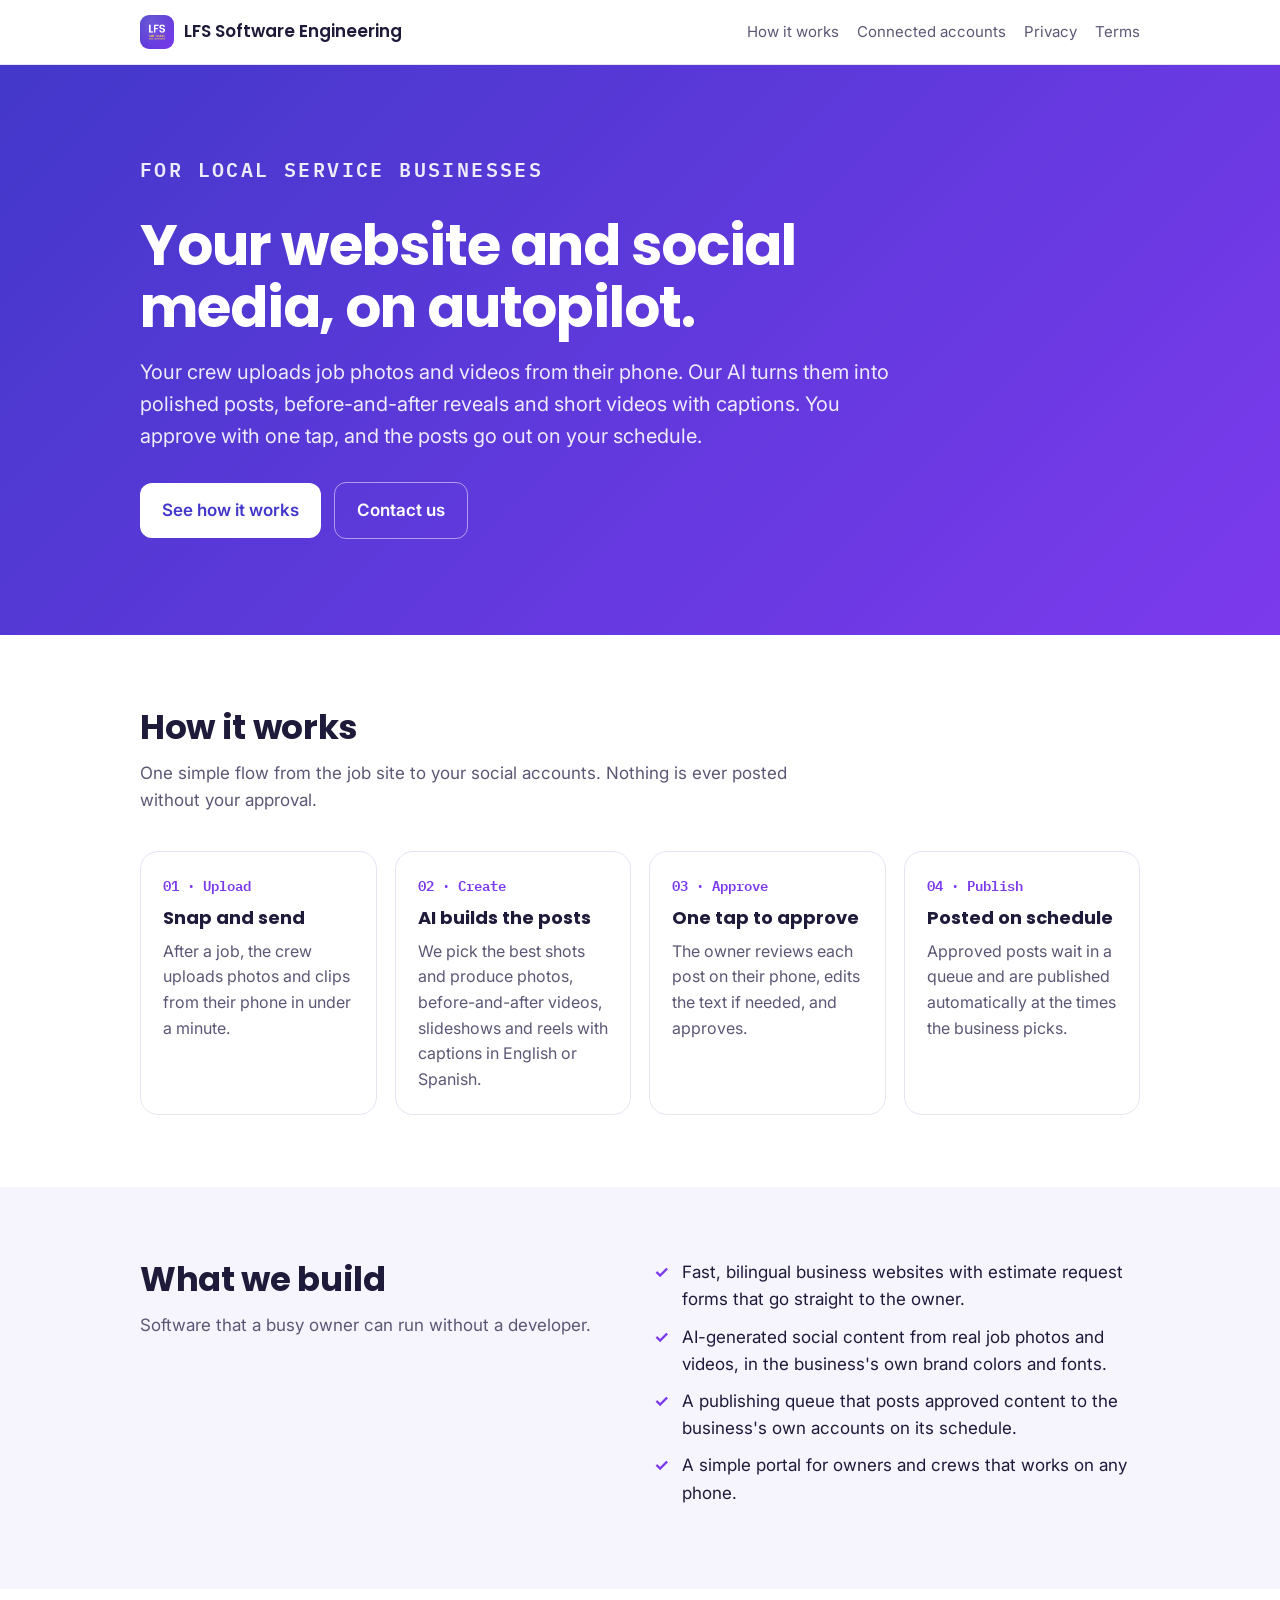
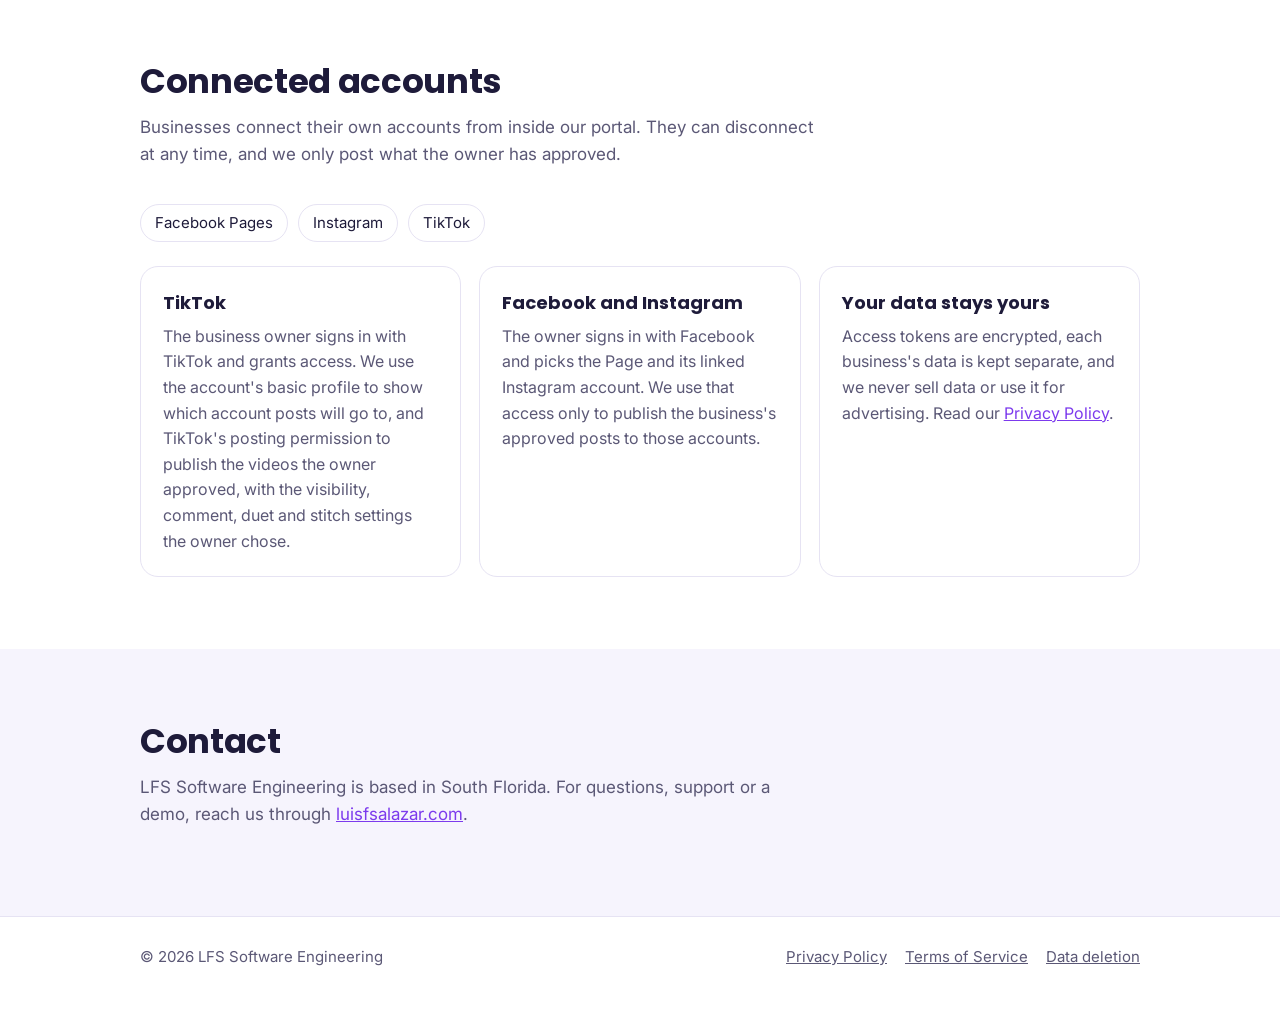
<file: index.html>
<!doctype html>
<html lang="en">
<head>
  <meta charset="utf-8">
  <meta name="viewport" content="width=device-width, initial-scale=1">
  <title>LFS Software Engineering | Websites and social media on autopilot</title>
  <meta name="description" content="LFS Software Engineering builds websites and AI-powered social media publishing for local service businesses. Crews upload job photos, owners approve, posts go out on schedule.">
  <link rel="icon" type="image/png" href="assets/favicon.png">
  <link rel="apple-touch-icon" href="assets/apple-touch-icon.png">
  <link rel="preconnect" href="https://fonts.googleapis.com">
  <link rel="preconnect" href="https://fonts.gstatic.com" crossorigin>
  <link href="https://fonts.googleapis.com/css2?family=IBM+Plex+Mono:wght@600&family=Inter:wght@400;600&family=Poppins:wght@600;700&display=swap" rel="stylesheet">
  <link rel="stylesheet" href="assets/style.css">
</head>
<body>
  <header class="top">
    <div class="wrap">
      <a class="brand" href="./"><img src="assets/icon-256.png" alt=""><span>LFS Software Engineering</span></a>
      <nav class="nav">
        <a class="hide-sm" href="#how">How it works</a>
        <a class="hide-sm" href="#accounts">Connected accounts</a>
        <a href="privacy/">Privacy</a>
        <a href="terms/">Terms</a>
      </nav>
    </div>
  </header>

  <main>
    <div class="hero">
      <div class="wrap">
        <p class="eyebrow">For local service businesses</p>
        <h1>Your website and social media, on autopilot.</h1>
        <p>Your crew uploads job photos and videos from their phone. Our AI turns them into polished posts, before-and-after reveals and short videos with captions. You approve with one tap, and the posts go out on your schedule.</p>
        <a class="btn btn-light" href="#how">See how it works</a>
        <a class="btn btn-ghost" href="#contact">Contact us</a>
      </div>
    </div>

    <section id="how">
      <div class="wrap">
        <h2>How it works</h2>
        <p class="lead">One simple flow from the job site to your social accounts. Nothing is ever posted without your approval.</p>
        <div class="grid">
          <div class="card"><div class="step">01 · Upload</div><h3>Snap and send</h3><p>After a job, the crew uploads photos and clips from their phone in under a minute.</p></div>
          <div class="card"><div class="step">02 · Create</div><h3>AI builds the posts</h3><p>We pick the best shots and produce photos, before-and-after videos, slideshows and reels with captions in English or Spanish.</p></div>
          <div class="card"><div class="step">03 · Approve</div><h3>One tap to approve</h3><p>The owner reviews each post on their phone, edits the text if needed, and approves.</p></div>
          <div class="card"><div class="step">04 · Publish</div><h3>Posted on schedule</h3><p>Approved posts wait in a queue and are published automatically at the times the business picks.</p></div>
        </div>
      </div>
    </section>

    <section class="alt">
      <div class="wrap split">
        <div>
          <h2>What we build</h2>
          <p class="lead">Software that a busy owner can run without a developer.</p>
        </div>
        <ul class="checks">
          <li>Fast, bilingual business websites with estimate request forms that go straight to the owner.</li>
          <li>AI-generated social content from real job photos and videos, in the business's own brand colors and fonts.</li>
          <li>A publishing queue that posts approved content to the business's own accounts on its schedule.</li>
          <li>A simple portal for owners and crews that works on any phone.</li>
        </ul>
      </div>
    </section>

    <section id="accounts">
      <div class="wrap">
        <h2>Connected accounts</h2>
        <p class="lead">Businesses connect their own accounts from inside our portal. They can disconnect at any time, and we only post what the owner has approved.</p>
        <div class="platforms"><span class="pill">Facebook Pages</span><span class="pill">Instagram</span><span class="pill">TikTok</span></div>
        <div class="grid" style="margin-top:24px">
          <div class="card">
            <h3>TikTok</h3>
            <p>The business owner signs in with TikTok and grants access. We use the account's basic profile to show which account posts will go to, and TikTok's posting permission to publish the videos the owner approved, with the visibility, comment, duet and stitch settings the owner chose.</p>
          </div>
          <div class="card">
            <h3>Facebook and Instagram</h3>
            <p>The owner signs in with Facebook and picks the Page and its linked Instagram account. We use that access only to publish the business's approved posts to those accounts.</p>
          </div>
          <div class="card">
            <h3>Your data stays yours</h3>
            <p>Access tokens are encrypted, each business's data is kept separate, and we never sell data or use it for advertising. Read our <a href="privacy/">Privacy Policy</a>.</p>
          </div>
        </div>
      </div>
    </section>

    <section id="contact" class="alt">
      <div class="wrap">
        <h2>Contact</h2>
        <p class="lead" style="margin-bottom:16px">LFS Software Engineering is based in South Florida. For questions, support or a demo, reach us through <a href="https://luisfsalazar.com">luisfsalazar.com</a>.</p>
      </div>
    </section>
  </main>

  <footer>
    <div class="wrap">
      <span>© 2026 LFS Software Engineering</span>
      <nav><a href="privacy/">Privacy Policy</a><a href="terms/">Terms of Service</a><a href="privacy/#data-deletion">Data deletion</a></nav>
    </div>
  </footer>
</body>
</html>
</file>
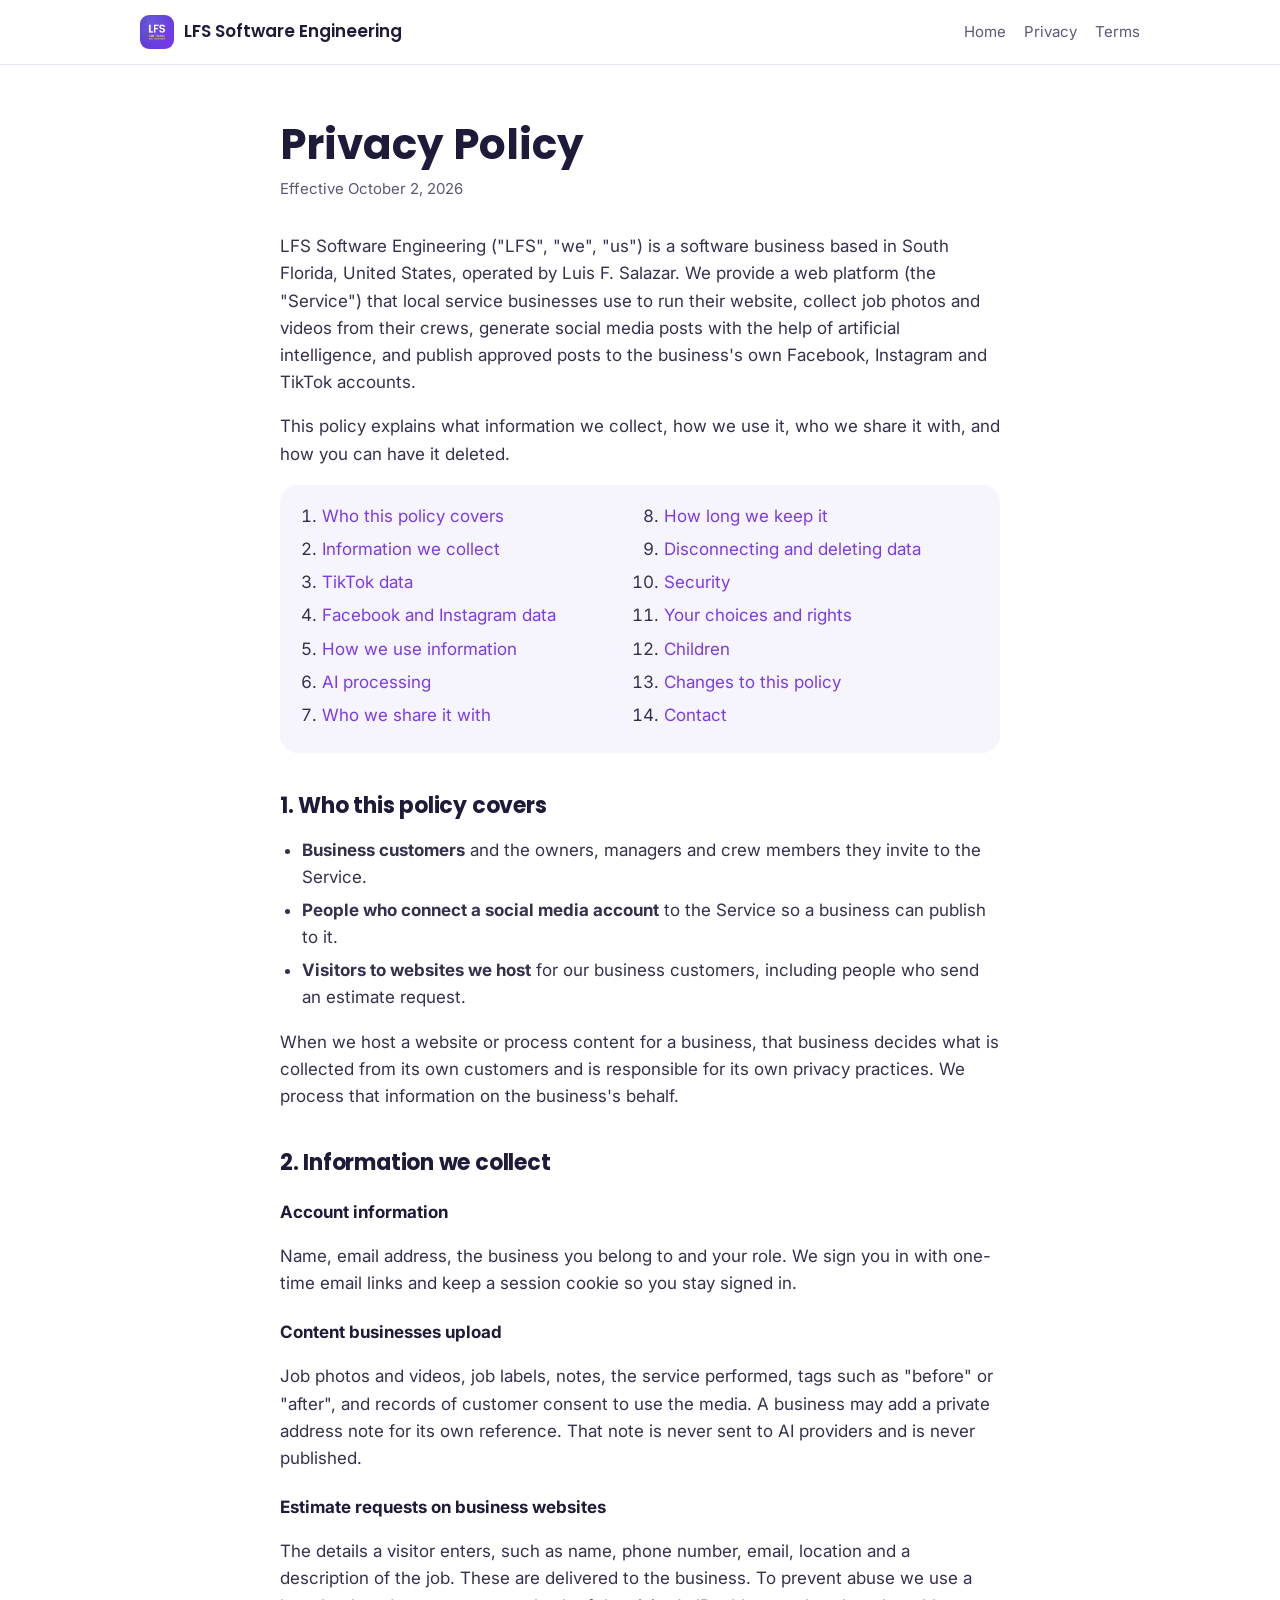
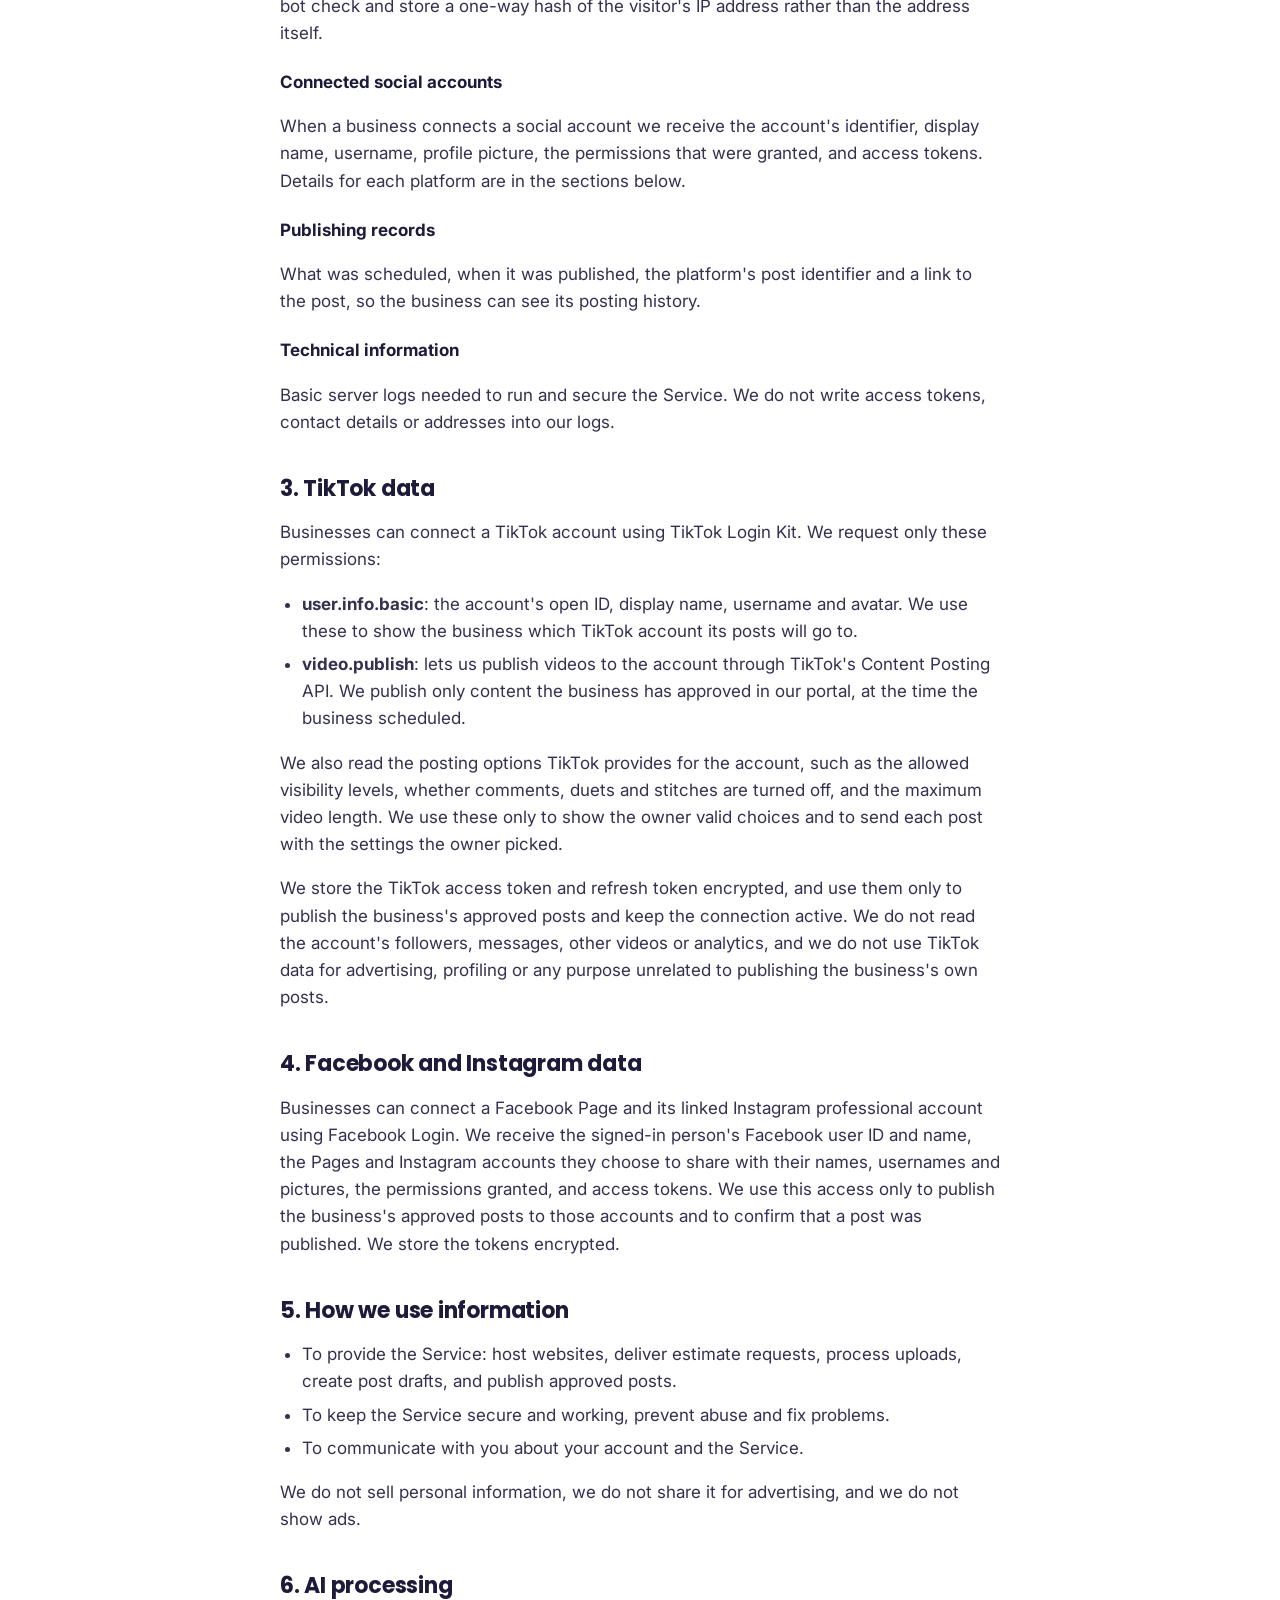
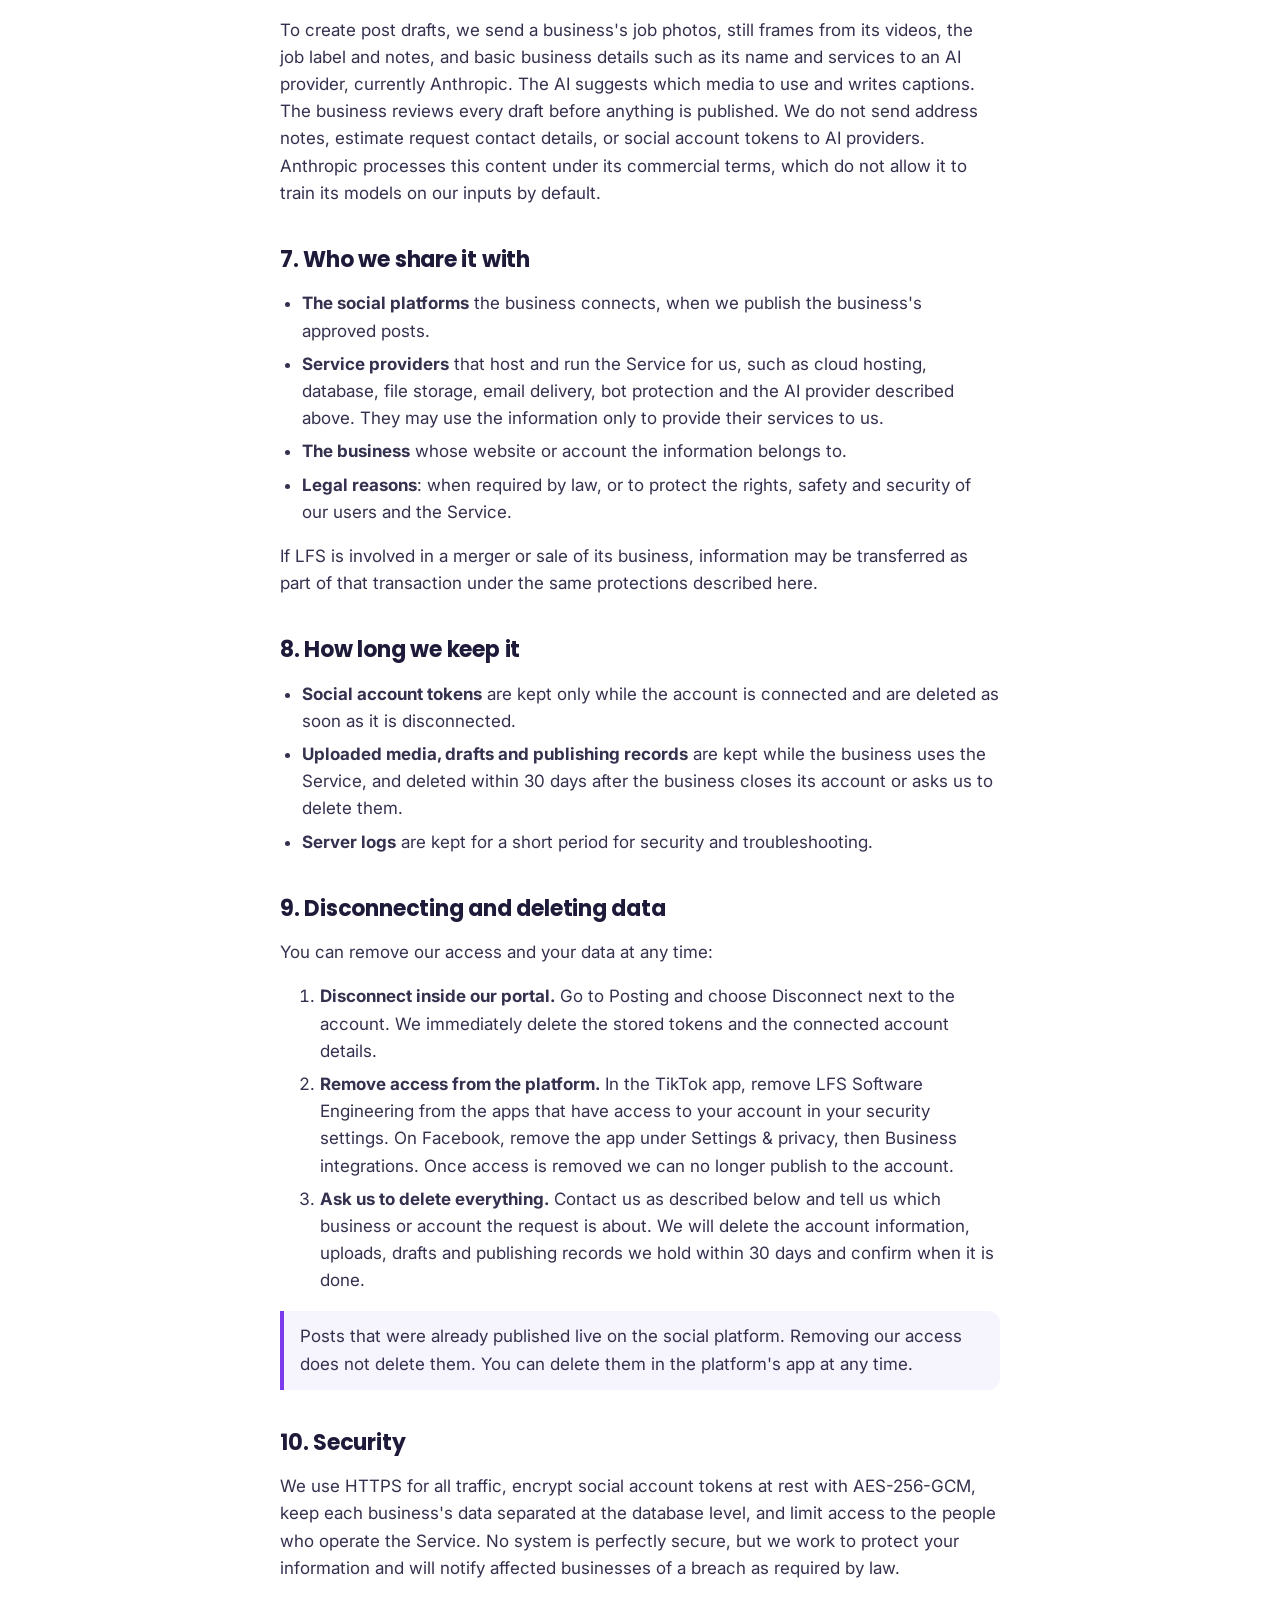
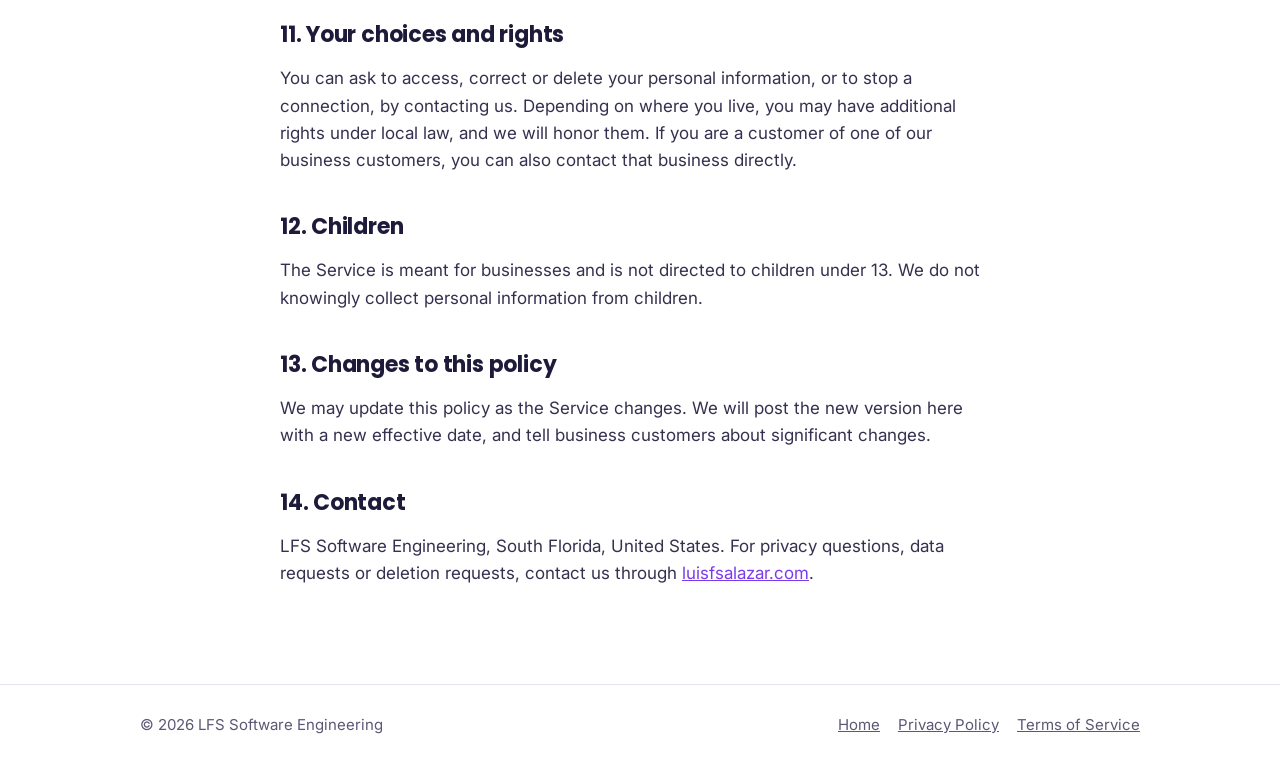
<file: privacy/index.html>
<!doctype html>
<html lang="en">
<head>
  <meta charset="utf-8">
  <meta name="viewport" content="width=device-width, initial-scale=1">
  <title>Privacy Policy | LFS Software Engineering</title>
  <meta name="description" content="How LFS Software Engineering collects, uses, protects and deletes information, including data from connected TikTok, Facebook and Instagram accounts.">
  <link rel="icon" type="image/png" href="../assets/favicon.png">
  <link rel="apple-touch-icon" href="../assets/apple-touch-icon.png">
  <link rel="preconnect" href="https://fonts.googleapis.com">
  <link rel="preconnect" href="https://fonts.gstatic.com" crossorigin>
  <link href="https://fonts.googleapis.com/css2?family=IBM+Plex+Mono:wght@600&family=Inter:wght@400;600&family=Poppins:wght@600;700&display=swap" rel="stylesheet">
  <link rel="stylesheet" href="../assets/style.css">
</head>
<body>
  <header class="top">
    <div class="wrap">
      <a class="brand" href="../"><img src="../assets/icon-256.png" alt=""><span>LFS Software Engineering</span></a>
      <nav class="nav"><a href="../">Home</a><a href="./">Privacy</a><a href="../terms/">Terms</a></nav>
    </div>
  </header>

  <main class="doc">
    <div class="wrap">
      <h1>Privacy Policy</h1>
      <p class="updated">Effective October 2, 2026</p>

      <p>LFS Software Engineering ("LFS", "we", "us") is a software business based in South Florida, United States, operated by Luis F. Salazar. We provide a web platform (the "Service") that local service businesses use to run their website, collect job photos and videos from their crews, generate social media posts with the help of artificial intelligence, and publish approved posts to the business's own Facebook, Instagram and TikTok accounts.</p>
      <p>This policy explains what information we collect, how we use it, who we share it with, and how you can have it deleted.</p>

      <nav class="toc" aria-label="Contents">
        <ol>
          <li><a href="#who">Who this policy covers</a></li>
          <li><a href="#collect">Information we collect</a></li>
          <li><a href="#tiktok">TikTok data</a></li>
          <li><a href="#meta">Facebook and Instagram data</a></li>
          <li><a href="#use">How we use information</a></li>
          <li><a href="#ai">AI processing</a></li>
          <li><a href="#share">Who we share it with</a></li>
          <li><a href="#retention">How long we keep it</a></li>
          <li><a href="#data-deletion">Disconnecting and deleting data</a></li>
          <li><a href="#security">Security</a></li>
          <li><a href="#rights">Your choices and rights</a></li>
          <li><a href="#children">Children</a></li>
          <li><a href="#changes">Changes to this policy</a></li>
          <li><a href="#contact">Contact</a></li>
        </ol>
      </nav>

      <h2 id="who">1. Who this policy covers</h2>
      <ul>
        <li><strong>Business customers</strong> and the owners, managers and crew members they invite to the Service.</li>
        <li><strong>People who connect a social media account</strong> to the Service so a business can publish to it.</li>
        <li><strong>Visitors to websites we host</strong> for our business customers, including people who send an estimate request.</li>
      </ul>
      <p>When we host a website or process content for a business, that business decides what is collected from its own customers and is responsible for its own privacy practices. We process that information on the business's behalf.</p>

      <h2 id="collect">2. Information we collect</h2>
      <h3>Account information</h3>
      <p>Name, email address, the business you belong to and your role. We sign you in with one-time email links and keep a session cookie so you stay signed in.</p>
      <h3>Content businesses upload</h3>
      <p>Job photos and videos, job labels, notes, the service performed, tags such as "before" or "after", and records of customer consent to use the media. A business may add a private address note for its own reference. That note is never sent to AI providers and is never published.</p>
      <h3>Estimate requests on business websites</h3>
      <p>The details a visitor enters, such as name, phone number, email, location and a description of the job. These are delivered to the business. To prevent abuse we use a bot check and store a one-way hash of the visitor's IP address rather than the address itself.</p>
      <h3>Connected social accounts</h3>
      <p>When a business connects a social account we receive the account's identifier, display name, username, profile picture, the permissions that were granted, and access tokens. Details for each platform are in the sections below.</p>
      <h3>Publishing records</h3>
      <p>What was scheduled, when it was published, the platform's post identifier and a link to the post, so the business can see its posting history.</p>
      <h3>Technical information</h3>
      <p>Basic server logs needed to run and secure the Service. We do not write access tokens, contact details or addresses into our logs.</p>

      <h2 id="tiktok">3. TikTok data</h2>
      <p>Businesses can connect a TikTok account using TikTok Login Kit. We request only these permissions:</p>
      <ul>
        <li><strong>user.info.basic</strong>: the account's open ID, display name, username and avatar. We use these to show the business which TikTok account its posts will go to.</li>
        <li><strong>video.publish</strong>: lets us publish videos to the account through TikTok's Content Posting API. We publish only content the business has approved in our portal, at the time the business scheduled.</li>
      </ul>
      <p>We also read the posting options TikTok provides for the account, such as the allowed visibility levels, whether comments, duets and stitches are turned off, and the maximum video length. We use these only to show the owner valid choices and to send each post with the settings the owner picked.</p>
      <p>We store the TikTok access token and refresh token encrypted, and use them only to publish the business's approved posts and keep the connection active. We do not read the account's followers, messages, other videos or analytics, and we do not use TikTok data for advertising, profiling or any purpose unrelated to publishing the business's own posts.</p>

      <h2 id="meta">4. Facebook and Instagram data</h2>
      <p>Businesses can connect a Facebook Page and its linked Instagram professional account using Facebook Login. We receive the signed-in person's Facebook user ID and name, the Pages and Instagram accounts they choose to share with their names, usernames and pictures, the permissions granted, and access tokens. We use this access only to publish the business's approved posts to those accounts and to confirm that a post was published. We store the tokens encrypted.</p>

      <h2 id="use">5. How we use information</h2>
      <ul>
        <li>To provide the Service: host websites, deliver estimate requests, process uploads, create post drafts, and publish approved posts.</li>
        <li>To keep the Service secure and working, prevent abuse and fix problems.</li>
        <li>To communicate with you about your account and the Service.</li>
      </ul>
      <p>We do not sell personal information, we do not share it for advertising, and we do not show ads.</p>

      <h2 id="ai">6. AI processing</h2>
      <p>To create post drafts, we send a business's job photos, still frames from its videos, the job label and notes, and basic business details such as its name and services to an AI provider, currently Anthropic. The AI suggests which media to use and writes captions. The business reviews every draft before anything is published. We do not send address notes, estimate request contact details, or social account tokens to AI providers. Anthropic processes this content under its commercial terms, which do not allow it to train its models on our inputs by default.</p>

      <h2 id="share">7. Who we share it with</h2>
      <ul>
        <li><strong>The social platforms</strong> the business connects, when we publish the business's approved posts.</li>
        <li><strong>Service providers</strong> that host and run the Service for us, such as cloud hosting, database, file storage, email delivery, bot protection and the AI provider described above. They may use the information only to provide their services to us.</li>
        <li><strong>The business</strong> whose website or account the information belongs to.</li>
        <li><strong>Legal reasons</strong>: when required by law, or to protect the rights, safety and security of our users and the Service.</li>
      </ul>
      <p>If LFS is involved in a merger or sale of its business, information may be transferred as part of that transaction under the same protections described here.</p>

      <h2 id="retention">8. How long we keep it</h2>
      <ul>
        <li><strong>Social account tokens</strong> are kept only while the account is connected and are deleted as soon as it is disconnected.</li>
        <li><strong>Uploaded media, drafts and publishing records</strong> are kept while the business uses the Service, and deleted within 30 days after the business closes its account or asks us to delete them.</li>
        <li><strong>Server logs</strong> are kept for a short period for security and troubleshooting.</li>
      </ul>

      <h2 id="data-deletion">9. Disconnecting and deleting data</h2>
      <p>You can remove our access and your data at any time:</p>
      <ol>
        <li><strong>Disconnect inside our portal.</strong> Go to Posting and choose Disconnect next to the account. We immediately delete the stored tokens and the connected account details.</li>
        <li><strong>Remove access from the platform.</strong> In the TikTok app, remove LFS Software Engineering from the apps that have access to your account in your security settings. On Facebook, remove the app under Settings &amp; privacy, then Business integrations. Once access is removed we can no longer publish to the account.</li>
        <li><strong>Ask us to delete everything.</strong> Contact us as described below and tell us which business or account the request is about. We will delete the account information, uploads, drafts and publishing records we hold within 30 days and confirm when it is done.</li>
      </ol>
      <p class="note">Posts that were already published live on the social platform. Removing our access does not delete them. You can delete them in the platform's app at any time.</p>

      <h2 id="security">10. Security</h2>
      <p>We use HTTPS for all traffic, encrypt social account tokens at rest with AES-256-GCM, keep each business's data separated at the database level, and limit access to the people who operate the Service. No system is perfectly secure, but we work to protect your information and will notify affected businesses of a breach as required by law.</p>

      <h2 id="rights">11. Your choices and rights</h2>
      <p>You can ask to access, correct or delete your personal information, or to stop a connection, by contacting us. Depending on where you live, you may have additional rights under local law, and we will honor them. If you are a customer of one of our business customers, you can also contact that business directly.</p>

      <h2 id="children">12. Children</h2>
      <p>The Service is meant for businesses and is not directed to children under 13. We do not knowingly collect personal information from children.</p>

      <h2 id="changes">13. Changes to this policy</h2>
      <p>We may update this policy as the Service changes. We will post the new version here with a new effective date, and tell business customers about significant changes.</p>

      <h2 id="contact">14. Contact</h2>
      <p>LFS Software Engineering, South Florida, United States. For privacy questions, data requests or deletion requests, contact us through <a href="https://luisfsalazar.com">luisfsalazar.com</a>.</p>
    </div>
  </main>

  <footer>
    <div class="wrap">
      <span>© 2026 LFS Software Engineering</span>
      <nav><a href="../">Home</a><a href="./">Privacy Policy</a><a href="../terms/">Terms of Service</a></nav>
    </div>
  </footer>
</body>
</html>
</file>
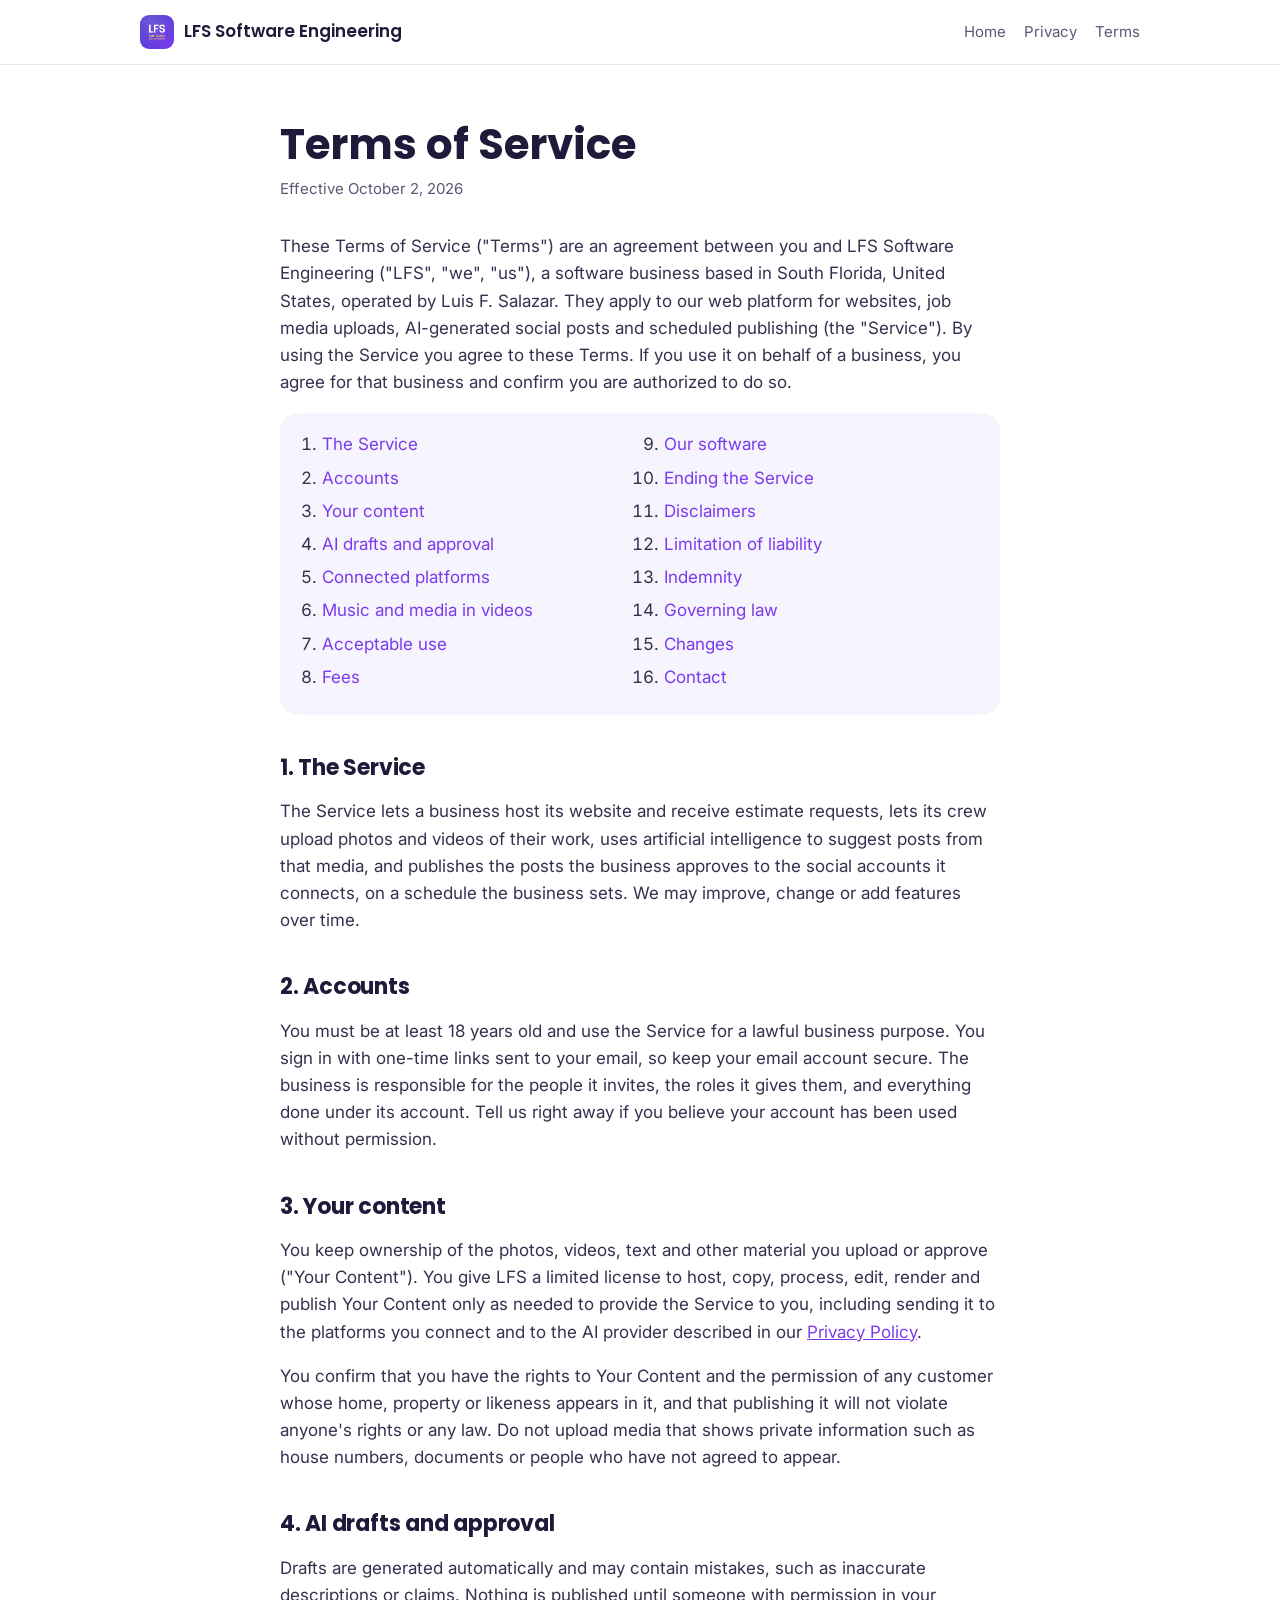
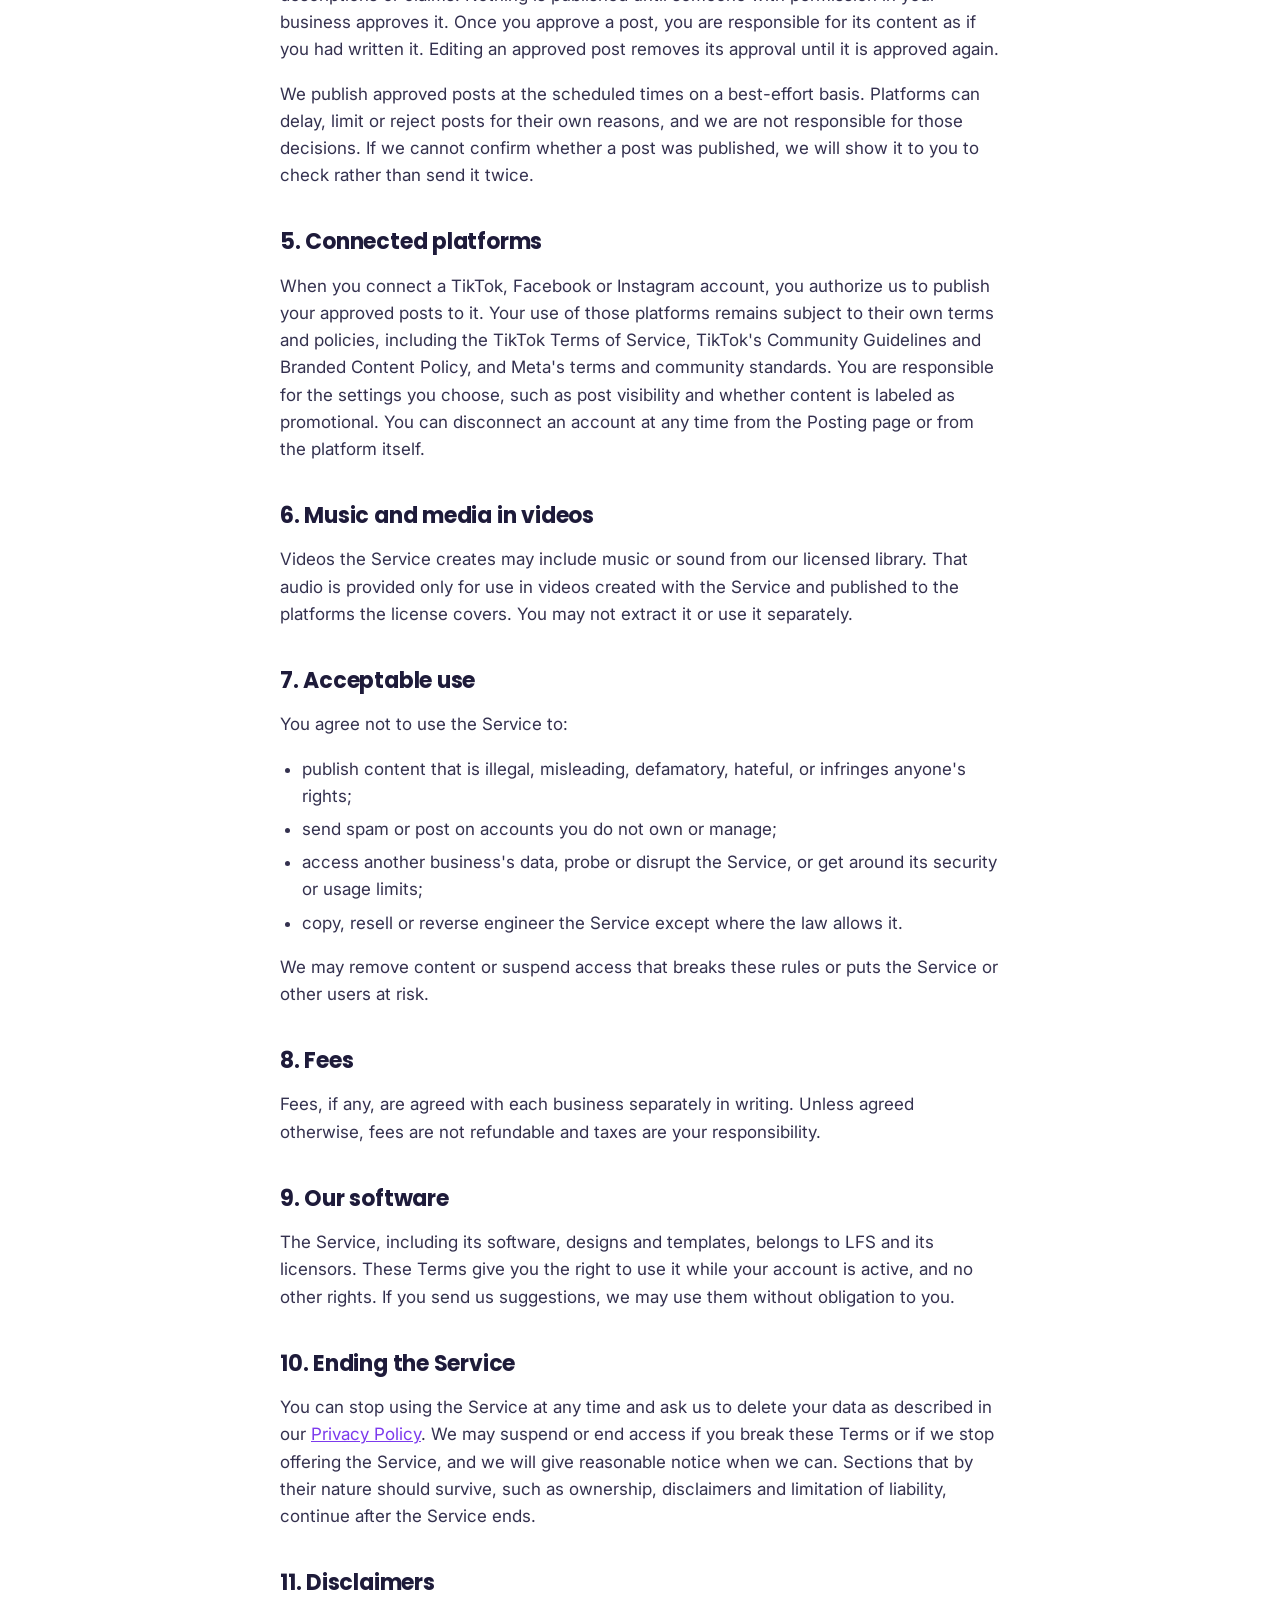
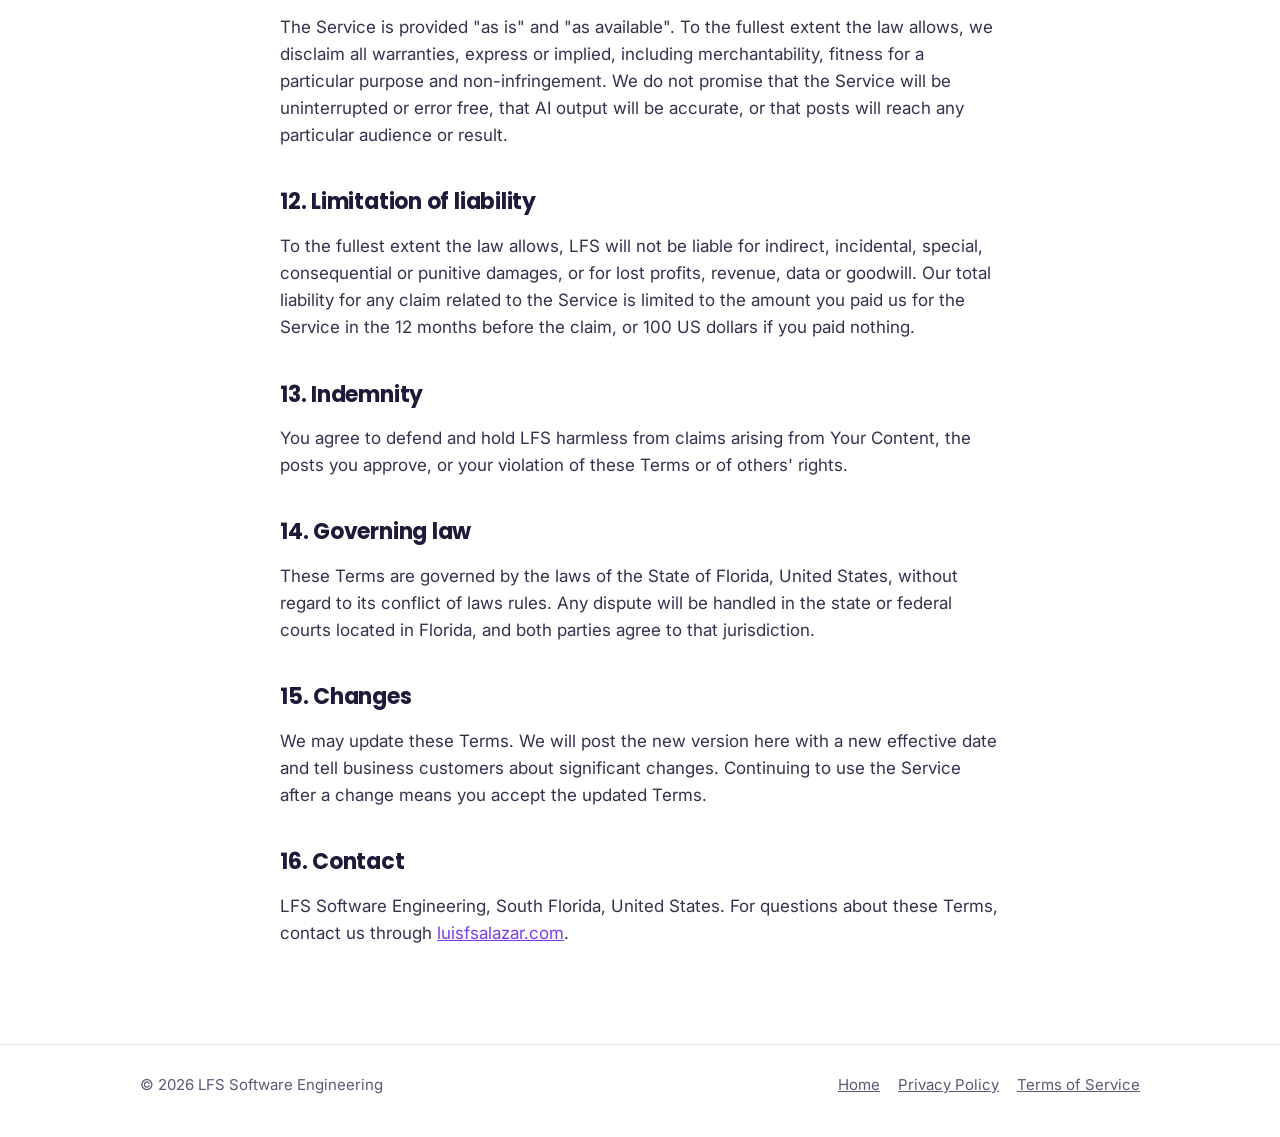
<file: terms/index.html>
<!doctype html>
<html lang="en">
<head>
  <meta charset="utf-8">
  <meta name="viewport" content="width=device-width, initial-scale=1">
  <title>Terms of Service | LFS Software Engineering</title>
  <meta name="description" content="The terms that apply to using the LFS Software Engineering platform for websites, AI-generated social posts and scheduled publishing.">
  <link rel="icon" type="image/png" href="../assets/favicon.png">
  <link rel="apple-touch-icon" href="../assets/apple-touch-icon.png">
  <link rel="preconnect" href="https://fonts.googleapis.com">
  <link rel="preconnect" href="https://fonts.gstatic.com" crossorigin>
  <link href="https://fonts.googleapis.com/css2?family=IBM+Plex+Mono:wght@600&family=Inter:wght@400;600&family=Poppins:wght@600;700&display=swap" rel="stylesheet">
  <link rel="stylesheet" href="../assets/style.css">
</head>
<body>
  <header class="top">
    <div class="wrap">
      <a class="brand" href="../"><img src="../assets/icon-256.png" alt=""><span>LFS Software Engineering</span></a>
      <nav class="nav"><a href="../">Home</a><a href="../privacy/">Privacy</a><a href="./">Terms</a></nav>
    </div>
  </header>

  <main class="doc">
    <div class="wrap">
      <h1>Terms of Service</h1>
      <p class="updated">Effective October 2, 2026</p>

      <p>These Terms of Service ("Terms") are an agreement between you and LFS Software Engineering ("LFS", "we", "us"), a software business based in South Florida, United States, operated by Luis F. Salazar. They apply to our web platform for websites, job media uploads, AI-generated social posts and scheduled publishing (the "Service"). By using the Service you agree to these Terms. If you use it on behalf of a business, you agree for that business and confirm you are authorized to do so.</p>

      <nav class="toc" aria-label="Contents">
        <ol>
          <li><a href="#service">The Service</a></li>
          <li><a href="#accounts">Accounts</a></li>
          <li><a href="#content">Your content</a></li>
          <li><a href="#approval">AI drafts and approval</a></li>
          <li><a href="#platforms">Connected platforms</a></li>
          <li><a href="#music">Music and media in videos</a></li>
          <li><a href="#use">Acceptable use</a></li>
          <li><a href="#fees">Fees</a></li>
          <li><a href="#ip">Our software</a></li>
          <li><a href="#termination">Ending the Service</a></li>
          <li><a href="#disclaimers">Disclaimers</a></li>
          <li><a href="#liability">Limitation of liability</a></li>
          <li><a href="#indemnity">Indemnity</a></li>
          <li><a href="#law">Governing law</a></li>
          <li><a href="#changes">Changes</a></li>
          <li><a href="#contact">Contact</a></li>
        </ol>
      </nav>

      <h2 id="service">1. The Service</h2>
      <p>The Service lets a business host its website and receive estimate requests, lets its crew upload photos and videos of their work, uses artificial intelligence to suggest posts from that media, and publishes the posts the business approves to the social accounts it connects, on a schedule the business sets. We may improve, change or add features over time.</p>

      <h2 id="accounts">2. Accounts</h2>
      <p>You must be at least 18 years old and use the Service for a lawful business purpose. You sign in with one-time links sent to your email, so keep your email account secure. The business is responsible for the people it invites, the roles it gives them, and everything done under its account. Tell us right away if you believe your account has been used without permission.</p>

      <h2 id="content">3. Your content</h2>
      <p>You keep ownership of the photos, videos, text and other material you upload or approve ("Your Content"). You give LFS a limited license to host, copy, process, edit, render and publish Your Content only as needed to provide the Service to you, including sending it to the platforms you connect and to the AI provider described in our <a href="../privacy/">Privacy Policy</a>.</p>
      <p>You confirm that you have the rights to Your Content and the permission of any customer whose home, property or likeness appears in it, and that publishing it will not violate anyone's rights or any law. Do not upload media that shows private information such as house numbers, documents or people who have not agreed to appear.</p>

      <h2 id="approval">4. AI drafts and approval</h2>
      <p>Drafts are generated automatically and may contain mistakes, such as inaccurate descriptions or claims. Nothing is published until someone with permission in your business approves it. Once you approve a post, you are responsible for its content as if you had written it. Editing an approved post removes its approval until it is approved again.</p>
      <p>We publish approved posts at the scheduled times on a best-effort basis. Platforms can delay, limit or reject posts for their own reasons, and we are not responsible for those decisions. If we cannot confirm whether a post was published, we will show it to you to check rather than send it twice.</p>

      <h2 id="platforms">5. Connected platforms</h2>
      <p>When you connect a TikTok, Facebook or Instagram account, you authorize us to publish your approved posts to it. Your use of those platforms remains subject to their own terms and policies, including the TikTok Terms of Service, TikTok's Community Guidelines and Branded Content Policy, and Meta's terms and community standards. You are responsible for the settings you choose, such as post visibility and whether content is labeled as promotional. You can disconnect an account at any time from the Posting page or from the platform itself.</p>

      <h2 id="music">6. Music and media in videos</h2>
      <p>Videos the Service creates may include music or sound from our licensed library. That audio is provided only for use in videos created with the Service and published to the platforms the license covers. You may not extract it or use it separately.</p>

      <h2 id="use">7. Acceptable use</h2>
      <p>You agree not to use the Service to:</p>
      <ul>
        <li>publish content that is illegal, misleading, defamatory, hateful, or infringes anyone's rights;</li>
        <li>send spam or post on accounts you do not own or manage;</li>
        <li>access another business's data, probe or disrupt the Service, or get around its security or usage limits;</li>
        <li>copy, resell or reverse engineer the Service except where the law allows it.</li>
      </ul>
      <p>We may remove content or suspend access that breaks these rules or puts the Service or other users at risk.</p>

      <h2 id="fees">8. Fees</h2>
      <p>Fees, if any, are agreed with each business separately in writing. Unless agreed otherwise, fees are not refundable and taxes are your responsibility.</p>

      <h2 id="ip">9. Our software</h2>
      <p>The Service, including its software, designs and templates, belongs to LFS and its licensors. These Terms give you the right to use it while your account is active, and no other rights. If you send us suggestions, we may use them without obligation to you.</p>

      <h2 id="termination">10. Ending the Service</h2>
      <p>You can stop using the Service at any time and ask us to delete your data as described in our <a href="../privacy/#data-deletion">Privacy Policy</a>. We may suspend or end access if you break these Terms or if we stop offering the Service, and we will give reasonable notice when we can. Sections that by their nature should survive, such as ownership, disclaimers and limitation of liability, continue after the Service ends.</p>

      <h2 id="disclaimers">11. Disclaimers</h2>
      <p>The Service is provided "as is" and "as available". To the fullest extent the law allows, we disclaim all warranties, express or implied, including merchantability, fitness for a particular purpose and non-infringement. We do not promise that the Service will be uninterrupted or error free, that AI output will be accurate, or that posts will reach any particular audience or result.</p>

      <h2 id="liability">12. Limitation of liability</h2>
      <p>To the fullest extent the law allows, LFS will not be liable for indirect, incidental, special, consequential or punitive damages, or for lost profits, revenue, data or goodwill. Our total liability for any claim related to the Service is limited to the amount you paid us for the Service in the 12 months before the claim, or 100 US dollars if you paid nothing.</p>

      <h2 id="indemnity">13. Indemnity</h2>
      <p>You agree to defend and hold LFS harmless from claims arising from Your Content, the posts you approve, or your violation of these Terms or of others' rights.</p>

      <h2 id="law">14. Governing law</h2>
      <p>These Terms are governed by the laws of the State of Florida, United States, without regard to its conflict of laws rules. Any dispute will be handled in the state or federal courts located in Florida, and both parties agree to that jurisdiction.</p>

      <h2 id="changes">15. Changes</h2>
      <p>We may update these Terms. We will post the new version here with a new effective date and tell business customers about significant changes. Continuing to use the Service after a change means you accept the updated Terms.</p>

      <h2 id="contact">16. Contact</h2>
      <p>LFS Software Engineering, South Florida, United States. For questions about these Terms, contact us through <a href="https://luisfsalazar.com">luisfsalazar.com</a>.</p>
    </div>
  </main>

  <footer>
    <div class="wrap">
      <span>© 2026 LFS Software Engineering</span>
      <nav><a href="../">Home</a><a href="../privacy/">Privacy Policy</a><a href="./">Terms of Service</a></nav>
    </div>
  </footer>
</body>
</html>
</file>
<file: assets/style.css>
:root {
  --ink: #1e1b3a;
  --muted: #5b5876;
  --line: #e6e3f3;
  --bg: #ffffff;
  --soft: #f6f4fd;
  --brand-a: #4338ca;
  --brand-b: #7c3aed;
  --sun: #fcd34d;
  --radius: 18px;
}
* { box-sizing: border-box; }
html { -webkit-text-size-adjust: 100%; }
body {
  margin: 0;
  font-family: "Inter", system-ui, -apple-system, "Segoe UI", Roboto, sans-serif;
  color: var(--ink);
  background: var(--bg);
  line-height: 1.6;
  font-size: 17px;
}
a { color: var(--brand-b); }
img { max-width: 100%; display: block; }
.wrap { max-width: 1040px; margin: 0 auto; padding: 0 20px; }

/* Header */
.top { position: sticky; top: 0; z-index: 10; background: rgba(255,255,255,.92); backdrop-filter: blur(8px); border-bottom: 1px solid var(--line); }
.top .wrap { display: flex; align-items: center; justify-content: space-between; height: 64px; gap: 16px; }
.brand { display: flex; align-items: center; gap: 10px; text-decoration: none; color: var(--ink); font-family: "Poppins", sans-serif; font-weight: 600; font-size: 17px; white-space: nowrap; }
.brand img { width: 34px; height: 34px; border-radius: 9px; }
.nav { display: flex; gap: 18px; font-size: 15px; }
.nav a { color: var(--muted); text-decoration: none; }
.nav a:hover { color: var(--ink); }
@media (max-width: 560px) { .nav .hide-sm { display: none; } .brand span { display: none; } }

/* Hero */
.hero { background: linear-gradient(135deg, var(--brand-a), var(--brand-b)); color: #fff; padding: 88px 0 96px; }
.hero h1 { font-family: "Poppins", sans-serif; font-weight: 700; font-size: clamp(34px, 6vw, 56px); line-height: 1.1; margin: 0 0 18px; letter-spacing: -0.02em; max-width: 14em; }
.hero p { font-size: clamp(17px, 2.3vw, 20px); max-width: 38em; margin: 0 0 30px; color: rgba(255,255,255,.9); }
.eyebrow { font-family: "IBM Plex Mono", monospace; font-weight: 600; letter-spacing: .12em; text-transform: uppercase; font-size: 13px; color: var(--sun); margin: 0 0 14px; }
.btn { display: inline-block; padding: 14px 22px; border-radius: 12px; font-weight: 600; text-decoration: none; }
.btn-light { background: #fff; color: var(--brand-a); }
.btn-ghost { color: #fff; border: 1px solid rgba(255,255,255,.5); margin-left: 8px; }
@media (max-width: 420px) { .btn-ghost { margin: 10px 0 0; } }

/* Sections */
section { padding: 72px 0; }
section.alt { background: var(--soft); }
h2 { font-family: "Poppins", sans-serif; font-size: clamp(26px, 4vw, 34px); line-height: 1.2; margin: 0 0 12px; letter-spacing: -0.01em; }
.lead { color: var(--muted); max-width: 40em; margin: 0 0 36px; }
.grid { display: grid; gap: 18px; grid-template-columns: repeat(auto-fit, minmax(220px, 1fr)); }
.card { background: #fff; border: 1px solid var(--line); border-radius: var(--radius); padding: 22px; }
.card h3 { font-family: "Poppins", sans-serif; font-size: 18px; margin: 0 0 6px; }
.card p { margin: 0; color: var(--muted); font-size: 16px; }
.step { font-family: "IBM Plex Mono", monospace; font-weight: 600; color: var(--brand-b); font-size: 14px; margin-bottom: 8px; }
.platforms { display: flex; flex-wrap: wrap; gap: 10px; margin-top: 8px; }
.pill { border: 1px solid var(--line); background: #fff; border-radius: 999px; padding: 6px 14px; font-size: 15px; }
.split { display: grid; gap: 28px; grid-template-columns: 1fr 1fr; align-items: start; }
@media (max-width: 760px) { .split { grid-template-columns: 1fr; } }
ul.checks { list-style: none; padding: 0; margin: 0; }
ul.checks li { padding-left: 28px; position: relative; margin: 0 0 10px; }
ul.checks li::before { content: "✓"; position: absolute; left: 0; color: var(--brand-b); font-weight: 700; }

/* Legal documents */
.doc { padding: 56px 0 80px; }
.doc .wrap { max-width: 760px; }
.doc h1 { font-family: "Poppins", sans-serif; font-size: clamp(30px, 5vw, 42px); line-height: 1.15; margin: 0 0 8px; }
.doc .updated { color: var(--muted); margin: 0 0 32px; font-size: 15px; }
.doc h2 { font-size: 22px; margin: 40px 0 10px; scroll-margin-top: 80px; }
.doc h3 { font-size: 17px; margin: 22px 0 6px; }
.doc p, .doc li { color: #34314f; }
.doc ul { padding-left: 22px; }
.doc li { margin: 0 0 6px; }
.toc { background: var(--soft); border-radius: var(--radius); padding: 18px 22px; margin: 0 0 8px; }
.toc ol { margin: 0; padding-left: 20px; columns: 2; column-gap: 28px; }
@media (max-width: 560px) { .toc ol { columns: 1; } }
.toc a { text-decoration: none; }
.note { border-left: 4px solid var(--brand-b); background: var(--soft); padding: 12px 16px; border-radius: 0 12px 12px 0; }

/* Footer */
footer { border-top: 1px solid var(--line); padding: 28px 0 40px; color: var(--muted); font-size: 15px; }
footer .wrap { display: flex; flex-wrap: wrap; gap: 12px 24px; justify-content: space-between; }
footer nav { display: flex; gap: 18px; flex-wrap: wrap; }
footer a { color: var(--muted); }
</file>
